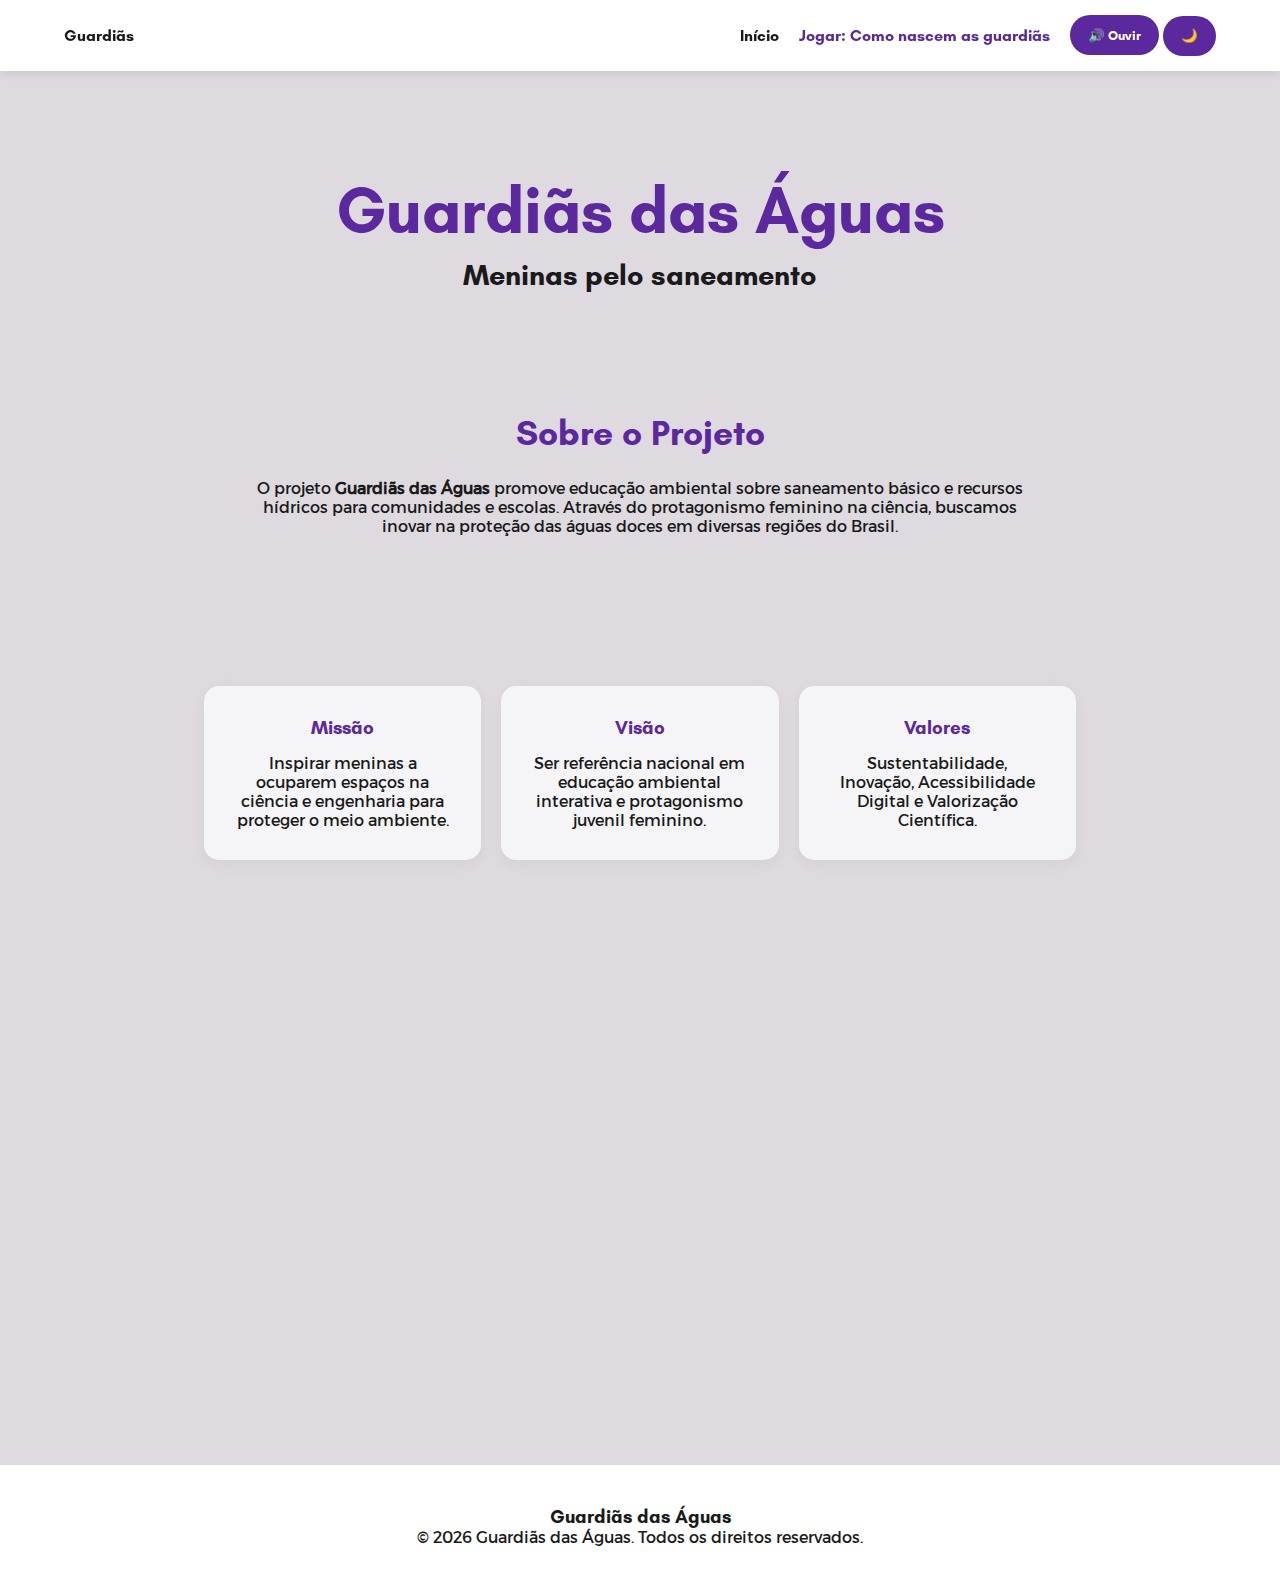
<file: index.html>
<!DOCTYPE html>
<html lang="pt-br">

<head>
    <meta charset="UTF-8">
    <meta name="viewport" content="width=device-width, initial-scale=1.0">
    <title>Guardiãs das Águas - Início</title>
    <link rel="stylesheet" href="style.css">
</head>

<body>
    <div vw class="enabled">
        <div vw-access-button class="active"></div>
        <div vw-plugin-wrapper></div>
    </div>

    <header>
        <nav class="nav-container">
            <div class="logo">Guardiãs</div>
            <ul class="nav-menu">
                <li><a href="index.html" class="active">Início</a></li>
                <li><a href="guardias.html" class="special-link">Jogar: Como nascem as guardiãs</a></li>
                <div class="accessibility-tools">
                    <button id="read-page" class="acc-btn">🔊 Ouvir</button>
                    <button id="theme-toggle" class="dark-mode-toggle">🌙</button>
                </div>
            </ul>
        </nav>
    </header>

    <main>
        <section class="hero-brand reveal">
            <h1 class="main-title">Guardiãs das Águas</h1>
            <h2 class="sub-title">Meninas pelo saneamento</h2>
        </section>

        <section class="container reveal">
            <div class="content-block">
                <h2>Sobre o Projeto</h2>
                <p>O projeto <strong>Guardiãs das Águas</strong> promove educação ambiental sobre saneamento básico e
                    recursos hídricos para comunidades e escolas. Através do protagonismo feminino na ciência, buscamos
                    inovar na proteção das águas doces em diversas regiões do Brasil.</p>
            </div>
        </section>

        <section class="container reveal bg-light">
            <div class="mvw-grid">
                <div class="mvw-card">
                    <h3>Missão</h3>
                    <p>Inspirar meninas a ocuparem espaços na ciência e engenharia para proteger o meio ambiente.</p>
                </div>
                <div class="mvw-card">
                    <h3>Visão</h3>
                    <p>Ser referência nacional em educação ambiental interativa e protagonismo juvenil feminino.</p>
                </div>
                <div class="mvw-card">
                    <h3>Valores</h3>
                    <p>Sustentabilidade, Inovação, Acessibilidade Digital e Valorização Científica.</p>
                </div>
            </div>
        </section>

        <section class="container reveal">
            <div class="content-block">
                <h2>O Jogo: Como nascem as guardiãs</h2>
                <p>Uma experiência de exploração web onde você caminha por cidades brasileiras, coleta resíduos e
                    descobre o impacto da ciência no cotidiano. Ajude a cuidar do nosso minimundo!</p>
                <div class="game-info-badge">Gênero: Exploração e Sustentabilidade</div>
            </div>
        </section>

        <section class="container reveal">
            <div class="content-block">
                <h2>Equipe Filhos de Iara</h2>
                <p class="team-names">Júlio Gabriel • Caio Henrik • Mellany Rosa</p>
            </div>
        </section>
    </main>

    <footer class="main-footer">
        <div class="footer-content">
            <h3>Guardiãs das Águas</h3>
            <p>&copy; 2026 Guardiãs das Águas. Todos os direitos reservados.</p>
        </div>
    </footer>

    <script src="https://vlibras.gov.br/app/vlibras-plugin.js"></script>
    <script src="script.js"></script>
</body>


</html>
</file>
<file: style.css>
/* Declaração das Fontes Locais */
@font-face {
    font-family: 'GlacialIndifference';
    src: url('Fonts/GlacialIndifference-Bold.otf') format('opentype');
    font-weight: bold;
}

@font-face {
    font-family: 'MontserratArabic';
    src: url('Fonts/Montserrat-Arabic Regular.ttf') format('truetype');
}

:root {
    --primary: #5b289e;
    --lavender: #8e6db5;
    --bg: #dedae0;
    --white: #ffffff;
    --text: #1a1a1a;
    --card-bg: rgba(255, 255, 255, 0.7);
}

body.dark-mode {
    --bg: #121212;
    --white: #1e1e1e;
    --text: #e0e0e0;
    --primary: #91a4ce;
    --card-bg: #252525;
}

* {
    margin: 0;
    padding: 0;
    box-sizing: border-box;
}

body {
    font-family: 'MontserratArabic', sans-serif;
    background-color: var(--bg);
    color: var(--text);
    transition: background 0.3s;
}

h1,
h2,
h3,
.logo,
.nav-menu a,
.acc-btn {
    font-family: 'GlacialIndifference', sans-serif;
}

/* Layout */
header {
    background: var(--white);
    padding: 15px 5%;
    position: sticky;
    top: 0;
    z-index: 1000;
    box-shadow: 0 2px 10px rgba(0, 0, 0, 0.1);
}

.nav-container {
    display: flex;
    justify-content: space-between;
    align-items: center;
    max-width: 1200px;
    margin: 0 auto;
}

.nav-menu {
    display: flex;
    list-style: none;
    gap: 20px;
    align-items: center;
}

.nav-menu a {
    text-decoration: none;
    color: var(--text);
}

.special-link {
    color: var(--primary) !important;
    font-weight: bold;
}

/* Botões */
.acc-btn,
.dark-mode-toggle {
    background-color: var(--primary);
    color: white;
    border: none;
    padding: 8px 18px;
    border-radius: 25px;
    cursor: pointer;
    min-height: 40px;
}

/* Seções */
.hero-brand {
    text-align: center;
    padding: 100px 5% 60px;
}

.main-title {
    font-size: 4rem;
    color: var(--primary);
}

.sub-title {
    font-size: 1.8rem;
    font-weight: bold;
    margin-top: 10px;
}

.container {
    padding: 60px 5%;
    max-width: 1000px;
    margin: 0 auto;
    text-align: center;
}

.content-block {
    max-width: 800px;
    margin: 0 auto;
}

.content-block h2 {
    margin-bottom: 25px;
    color: var(--primary);
    font-size: 2.2rem;
}

/* Grid de Missão/Visão/Valores */
.mvw-grid {
    display: grid;
    grid-template-columns: repeat(auto-fit, minmax(250px, 1fr));
    gap: 20px;
    margin-top: 30px;
}

.mvw-card {
    background: var(--card-bg);
    padding: 30px;
    border-radius: 15px;
    box-shadow: 0 4px 15px rgba(0, 0, 0, 0.05);
}

.mvw-card h3 {
    color: var(--primary);
    margin-bottom: 15px;
}

/* Equipe e Badge */
.team-names {
    font-weight: bold;
    font-size: 1.2rem;
    color: var(--lavender);
    margin-top: 15px;
}

.game-info-badge {
    display: inline-block;
    background: var(--primary);
    color: white;
    padding: 10px 20px;
    border-radius: 50px;
    margin-top: 20px;
    font-weight: bold;
}

/* Footer */
.main-footer {
    background: var(--white);
    padding: 40px;
    text-align: center;
    margin-top: 50px;
}

/* Animações */
.reveal {
    opacity: 0;
    transform: translateY(30px);
    transition: 1s ease;
}

.reveal.active {
    opacity: 1;
    transform: translateY(0);
}

/* Estilização da Viewport do Jogo */
#game-canvas-container {
    width: 100%;
    aspect-ratio: 16 / 9; /* Mantém proporção de cinema/game */
    background: #000; /* Fundo preto para o canvas */
    border-radius: 20px;
    box-shadow: 0 10px 30px rgba(91, 40, 158, 0.2); /* Sombra roxa sutil */
    border: 3px solid var(--primary);
    overflow: hidden;
    position: relative;
    margin: 0 auto;
}

.game-loading-overlay {
    position: absolute;
    top: 0; left: 0; width: 100%; height: 100%;
    display: flex;
    align-items: center;
    justify-content: center;
    color: var(--primary);
    background-color: var(--white);
    font-family: 'GlacialIndifference', sans-serif;
    font-weight: bold;
}

/* Responsividade para o Jogo */
@media (max-width: 768px) {
    #game-canvas-container {
        aspect-ratio: 4 / 3;
    }
    .main-title { font-size: 2.5rem; }
}
</file>
